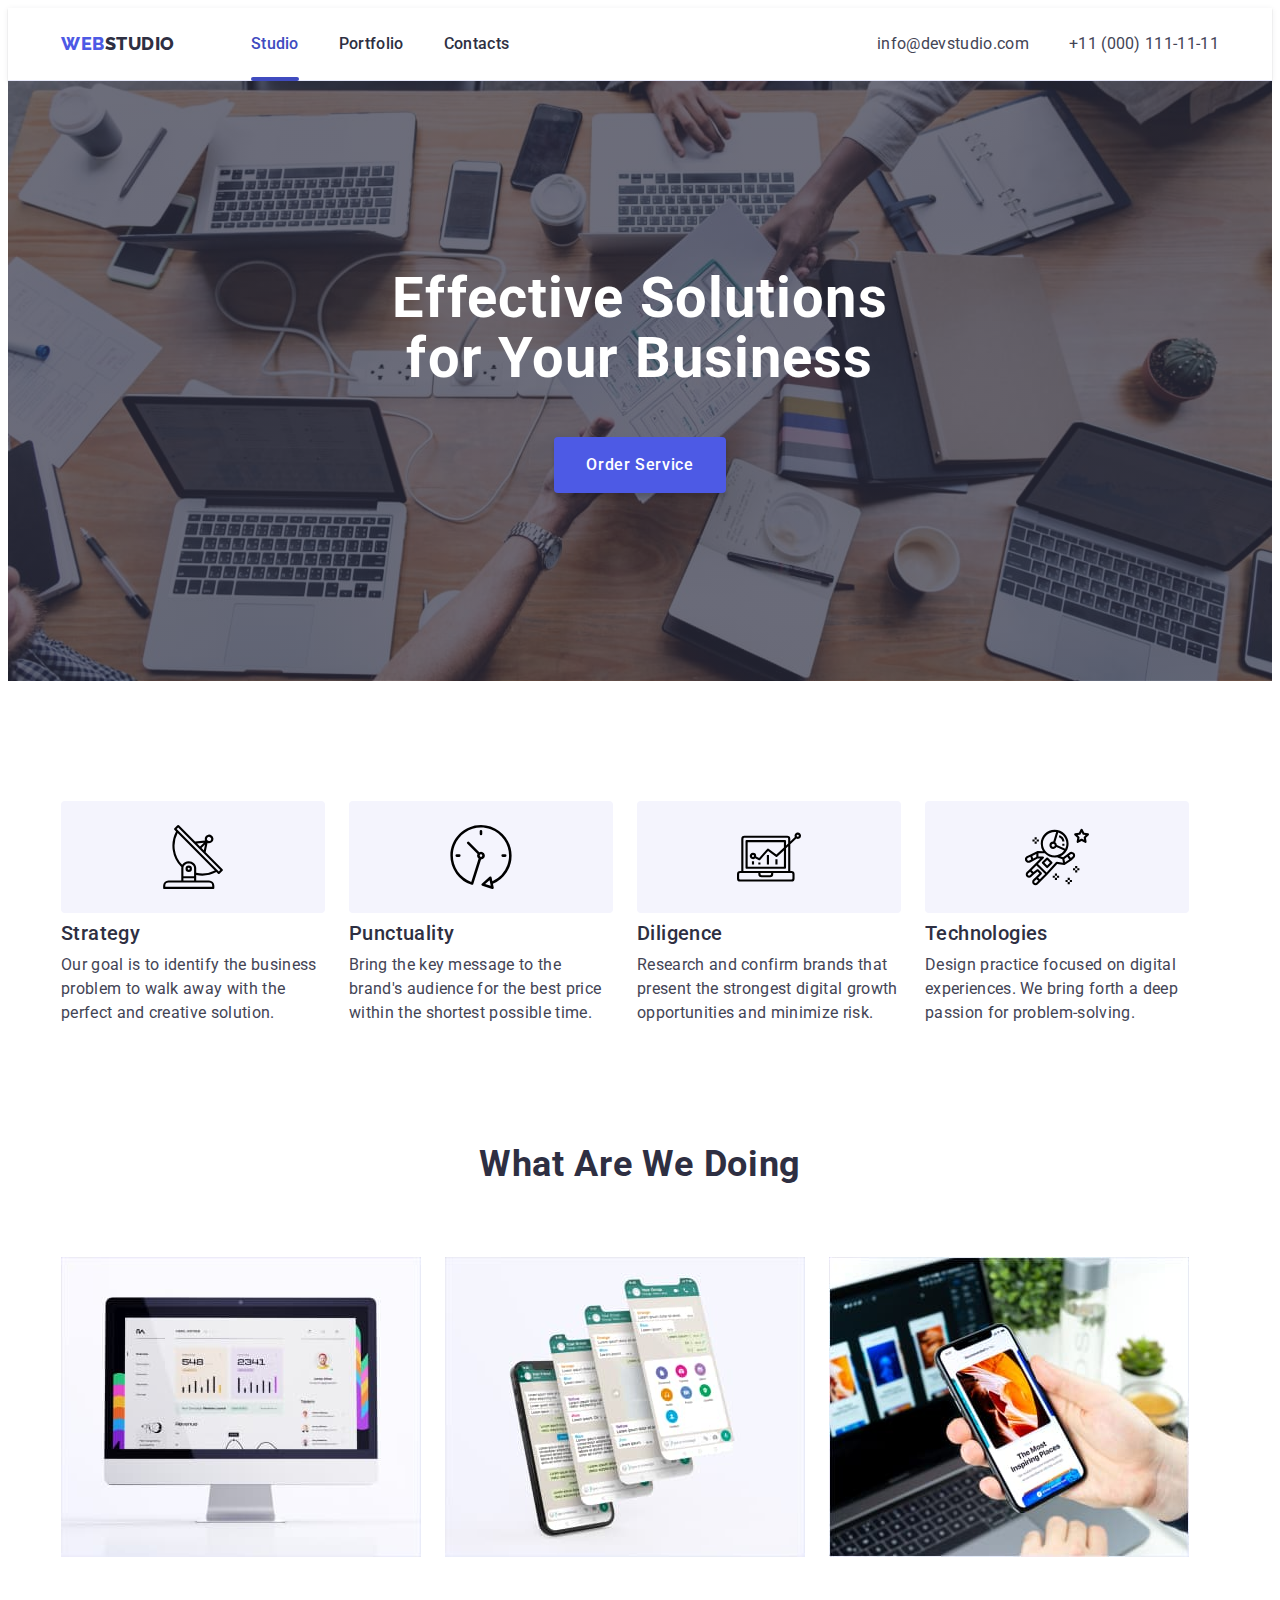
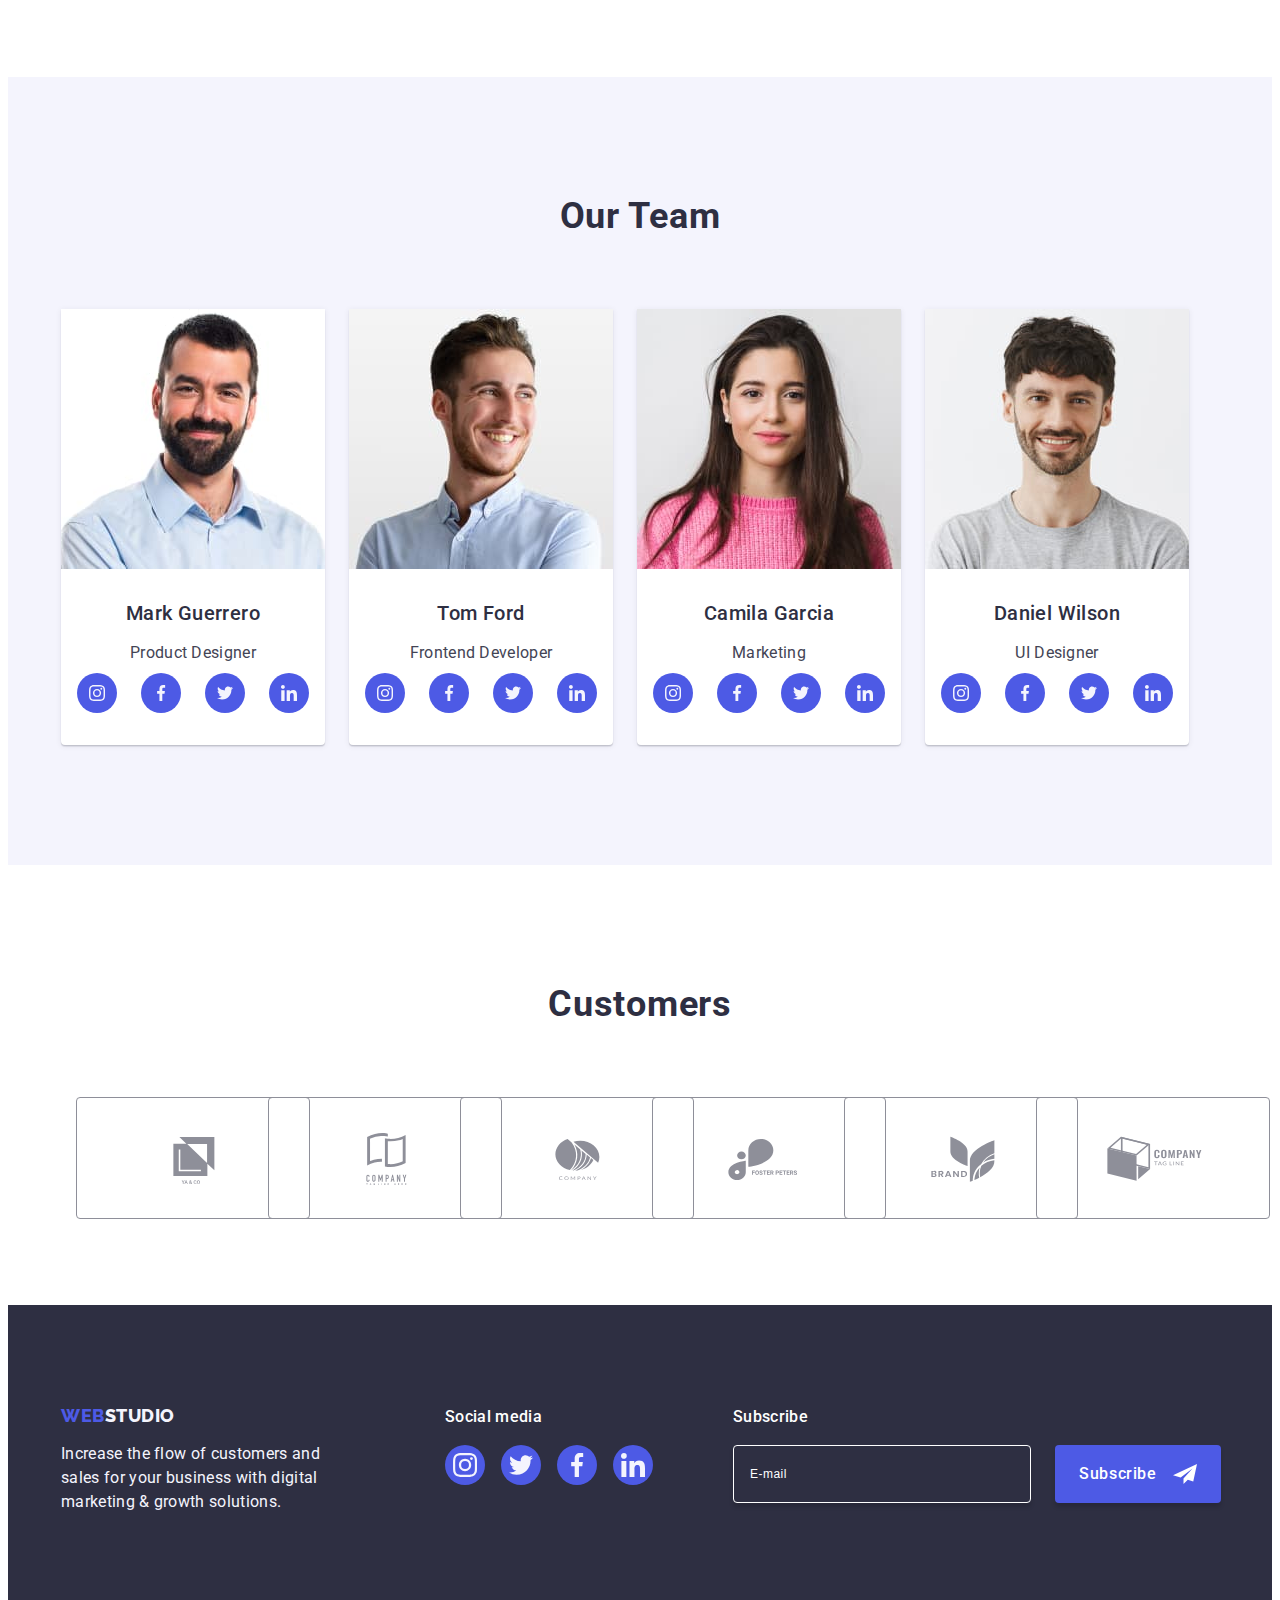
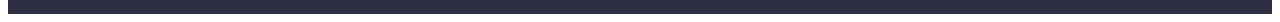
<file: index.html>
<!DOCTYPE html>
<html lang="en">
  <head>
    <meta charset="UTF-8" />
    <title>Web Studio</title>

    <link rel="preconnect" href="https://fonts.googleapis.com" />
    <link rel="preconnect" href="https://fonts.gstatic.com" crossorigin />
    <link
      href="https://fonts.googleapis.com/css2?family=Raleway:wght@800&family=Roboto:wght@400;500;700;900&display=swap"
      rel="stylesheet"
    />
    <link
      rel="stylesheet"
      href="https://cdnjs.cloudflare.com/ajax/libs/modern-normalize/2.0.0/modern-normalize.min.css"
      integrity="sha512-4xo8blKMVCiXpTaLzQSLSw3KFOVPWhm/TRtuPVc4WG6kUgjH6J03IBuG7JZPkcWMxJ5huwaBpOpnwYElP/m6wg=="
      crossorigin="anonymous"
      referrerpolicy="no-referrer"
    />
    <link rel="stylesheet" href="./css/styles.css" />
  </head>
  <body>
    <header class="page-header">
      <div class="container navigation-container">
        <nav class="navigation-top">
          <a class="header-logo logo link" href="./index.html">Web<span class="logo-end">Studio</span> </a>

          <ul class="navigation-list list">
            <li>
              <a class="navigation-item link current" href="./index.html">Studio</a>
            </li>
            <li>
              <a class="navigation-item link" href="./portfolio.html">Portfolio</a>
            </li>
            <li>
              <a class="navigation-item link" href="">Contacts</a>
            </li>
          </ul>
        </nav>

        <address class="header-address">
          <ul class="address-list list">
            <li>
              <a class="link header-address-item" href="mailto:info@devstudio.com">info@devstudio.com</a>
            </li>
            <li>
              <a class="link header-address-item" href="tel:+110001111111">+11 (000) 111-11-11</a>
            </li>
          </ul>
        </address>
      </div>
    </header>
    <main>
      <section class="section-hero">
        <div class="container">
          <h1 class="hero-header">Effective Solutions for Your Business</h1>

          <button class="primary-button hero-button button" data-modal-open type="button">Order Service</button>
        </div>
      </section>

      <section class="section-features">
        <div class="container">
          <h2 class="visually-hidden">Features</h2>
          <ul class="features-list list">
            <li class="feature-item">
              <div class="feature-item-image">
                <svg width="64" height="64" class="feature-item-icon">
                  <use href="./images/icons.svg#icon-antenna"></use>
                </svg>
              </div>
              <h3 class="features-item-header">Strategy</h3>
              <p class="features-item-description">
                Our goal is to identify the business problem to walk away with the perfect and creative solution.
              </p>
            </li>
            <li class="feature-item">
              <div class="feature-item-image">
                <svg width="64" height="64" class="feature-item-icon">
                  <use href="./images/icons.svg#icon-clock"></use>
                </svg>
              </div>
              <h3 class="features-item-header">Punctuality</h3>
              <p class="features-item-description">
                Bring the key message to the brand's audience for the best price within the shortest possible time.
              </p>
            </li>
            <li class="feature-item">
              <div class="feature-item-image">
                <svg width="64" height="64" class="feature-item-icon">
                  <use href="./images/icons.svg#icon-diagram"></use>
                </svg>
              </div>
              <h3 class="features-item-header">Diligence</h3>
              <p class="features-item-description">
                Research and confirm brands that present the strongest digital growth opportunities and minimize risk.
              </p>
            </li>
            <li class="feature-item">
              <div class="feature-item-image">
                <svg width="64" height="64" class="feature-item-icon">
                  <use href="./images/icons.svg#icon-astronaut"></use>
                </svg>
              </div>
              <h3 class="features-item-header">Technologies</h3>
              <p class="features-item-description">
                Design practice focused on digital experiences. We bring forth a deep passion for problem-solving.
              </p>
            </li>
          </ul>
        </div>
      </section>

      <section class="section-areas">
        <div class="container">
          <h2 class="areas-header">What are we doing</h2>

          <ul class="areas-list list">
            <li class="areas-list-item">
              <img src="./images/area/img-1.jpg" alt="Desktop applications" width="360" height="300" />
            </li>
            <li class="areas-list-item">
              <img src="./images/area/img-2.jpg" alt="Mobile applications" width="360" height="300" />
            </li>
            <li class="areas-list-item">
              <img src="./images/area/img-3.jpg" alt="Hybrid applications" width="360" height="300" />
            </li>
          </ul>
        </div>
      </section>

      <section class="section-team">
        <div class="container">
          <h2 class="team-header">Our Team</h2>

          <ul class="team-list list">
            <li class="team-list-item">
              <img width="264" height="260" src="./images/team/img-1.jpg" alt="Mark Guerrero" />
              <div class="list-team-item-info">
                <h3 class="team-list-item-header">Mark Guerrero</h3>
                <p class="team-list-item-description">Product Designer</p>
                <ul class="team-list-item-socials list">
                  <li class="team-list-item-social-item">
                    <a href="#" class="team-list-item-social-link link">
                      <svg width="16" height="16" class="team-list-item-social-icon">
                        <use href="./images/icons.svg#icon-instagram"></use>
                      </svg>
                    </a>
                  </li>
                  <li class="team-list-item-social-item">
                    <a href="#" class="team-list-item-social-link link">
                      <svg width="16" height="16" class="team-list-item-social-icon">
                        <use href="./images/icons.svg#icon-facebook"></use>
                      </svg>
                    </a>
                  </li>
                  <li class="team-list-item-social-item">
                    <a href="#" class="team-list-item-social-link link">
                      <svg width="16" height="16" class="team-list-item-social-icon">
                        <use href="./images/icons.svg#icon-twitter"></use>
                      </svg>
                    </a>
                  </li>
                  <li class="team-list-item-social-item">
                    <a href="#" class="team-list-item-social-link link">
                      <svg width="16" height="16" class="team-list-item-social-icon">
                        <use href="./images/icons.svg#icon-linkedin"></use>
                      </svg>
                    </a>
                  </li>
                </ul>
              </div>
            </li>
            <li class="team-list-item">
              <img width="264" height="260" src="./images/team/img-2.jpg" alt="Tom Ford" />
              <div class="list-team-item-info">
                <h3 class="team-list-item-header">Tom Ford</h3>
                <p class="team-list-item-description">Frontend Developer</p>
                <ul class="team-list-item-socials list">
                  <li class="team-list-item-social-item">
                    <a href="#" class="team-list-item-social-link link">
                      <svg width="16" height="16" class="team-list-item-social-icon">
                        <use href="./images/icons.svg#icon-instagram"></use>
                      </svg>
                    </a>
                  </li>
                  <li class="team-list-item-social-item">
                    <a href="#" class="team-list-item-social-link link">
                      <svg width="16" height="16" class="team-list-item-social-icon">
                        <use href="./images/icons.svg#icon-facebook"></use>
                      </svg>
                    </a>
                  </li>
                  <li class="team-list-item-social-item">
                    <a href="#" class="team-list-item-social-link link">
                      <svg width="16" height="16" class="team-list-item-social-icon">
                        <use href="./images/icons.svg#icon-twitter"></use>
                      </svg>
                    </a>
                  </li>
                  <li class="team-list-item-social-item">
                    <a href="#" class="team-list-item-social-link link">
                      <svg width="16" height="16" class="team-list-item-social-icon">
                        <use href="./images/icons.svg#icon-linkedin"></use>
                      </svg>
                    </a>
                  </li>
                </ul>
              </div>
            </li>
            <li class="team-list-item">
              <img width="264" height="260" src="./images/team/img-3.jpg" alt="Camila Garcia" />
              <div class="list-team-item-info">
                <h3 class="team-list-item-header">Camila Garcia</h3>
                <p class="team-list-item-description">Marketing</p>
                <ul class="team-list-item-socials list">
                  <li class="team-list-item-social-item">
                    <a href="#" class="team-list-item-social-link link">
                      <svg width="16" height="16" class="team-list-item-social-icon">
                        <use href="./images/icons.svg#icon-instagram"></use>
                      </svg>
                    </a>
                  </li>
                  <li class="team-list-item-social-item">
                    <a href="#" class="team-list-item-social-link link">
                      <svg width="16" height="16" class="team-list-item-social-icon">
                        <use href="./images/icons.svg#icon-facebook"></use>
                      </svg>
                    </a>
                  </li>
                  <li class="team-list-item-social-item">
                    <a href="#" class="team-list-item-social-link link">
                      <svg width="16" height="16" class="team-list-item-social-icon">
                        <use href="./images/icons.svg#icon-twitter"></use>
                      </svg>
                    </a>
                  </li>
                  <li class="team-list-item-social-item">
                    <a href="#" class="team-list-item-social-link link">
                      <svg width="16" height="16" class="team-list-item-social-icon">
                        <use href="./images/icons.svg#icon-linkedin"></use>
                      </svg>
                    </a>
                  </li>
                </ul>
              </div>
            </li>
            <li class="team-list-item">
              <img width="264" height="260" src="./images/team/img-4.jpg" alt="Daniel Wilson" />
              <div class="list-team-item-info">
                <h3 class="team-list-item-header">Daniel Wilson</h3>
                <p class="team-list-item-description">UI Designer</p>
                <ul class="team-list-item-socials list">
                  <li class="team-list-item-social-item">
                    <a href="#" class="team-list-item-social-link link">
                      <svg width="16" height="16" class="team-list-item-social-icon">
                        <use href="./images/icons.svg#icon-instagram"></use>
                      </svg>
                    </a>
                  </li>
                  <li class="team-list-item-social-item">
                    <a href="#" class="team-list-item-social-link link">
                      <svg width="16" height="16" class="team-list-item-social-icon">
                        <use href="./images/icons.svg#icon-facebook"></use>
                      </svg>
                    </a>
                  </li>
                  <li class="team-list-item-social-item">
                    <a href="#" class="team-list-item-social-link link">
                      <svg width="16" height="16" class="team-list-item-social-icon">
                        <use href="./images/icons.svg#icon-twitter"></use>
                      </svg>
                    </a>
                  </li>
                  <li class="team-list-item-social-item">
                    <a href="#" class="team-list-item-social-link link">
                      <svg width="16" height="16" class="team-list-item-social-icon">
                        <use href="./images/icons.svg#icon-linkedin"></use>
                      </svg>
                    </a>
                  </li>
                </ul>
              </div>
            </li>
          </ul>
        </div>
      </section>

      <section class="section-customers">
        <div class="container">
          <h2 class="customer-header">Customers</h2>

          <ul class="customers-list list">
            <li class="customers-list-item">
              <a href="#" class="customers-list-item-link">
                <svg class="customers-list-item-icon" width="104" height="56">
                  <use href="./images/icons.svg#icon-customer-1-logo"></use>
                </svg>
              </a>
            </li>
            <li class="customers-list-item">
              <a href="#" class="customers-list-item-link">
                <svg class="customers-list-item-icon" width="104" height="56">
                  <use href="./images/icons.svg#icon-customer-2-logo"></use>
                </svg>
              </a>
            </li>
            <li class="customers-list-item">
              <a href="#" class="customers-list-item-link">
                <svg class="customers-list-item-icon" width="104" height="56">
                  <use href="./images/icons.svg#icon-customer-3-logo"></use>
                </svg>
              </a>
            </li>
            <li class="customers-list-item">
              <a href="#" class="customers-list-item-link">
                <svg class="customers-list-item-icon" width="104" height="56">
                  <use href="./images/icons.svg#icon-customer-4-logo"></use>
                </svg>
              </a>
            </li>
            <li class="customers-list-item">
              <a href="#" class="customers-list-item-link">
                <svg class="customers-list-item-icon" width="104" height="56">
                  <use href="./images/icons.svg#icon-customer-5-logo"></use>
                </svg>
              </a>
            </li>
            <li class="customers-list-item">
              <a href="#" class="customers-list-item-link">
                <svg class="customers-list-item-icon" width="104" height="56">
                  <use href="./images/icons.svg#icon-customer-6-logo"></use>
                </svg>
              </a>
            </li>
          </ul>
        </div>
      </section>
    </main>

    <footer class="page-footer">
      <div class="footer-container container">
        <div class="footer-company-info">
          <a class="logo link" href="./index.html">Web<span class="logo-end">Studio</span> </a>

          <p class="footer-description">
            Increase the flow of customers and sales for your business with digital marketing & growth solutions.
          </p>
        </div>

        <div class="footer-socials">
          <p class="footer-socials-title">Social media</p>

          <ul class="footer-socials-list list">
            <li class="footer-socials-item">
              <a href="" class="footer-socials-link link">
                <svg width="24" height="24" class="footer-socials-icon">
                  <use href="./images/icons.svg#icon-instagram"></use>
                </svg>
              </a>
            </li>
            <li class="footer-socials-item">
              <a href="" class="footer-socials-link link">
                <svg width="24" height="24" class="footer-socials-icon">
                  <use href="./images/icons.svg#icon-twitter"></use>
                </svg>
              </a>
            </li>
            <li class="footer-socials-item">
              <a href="" class="footer-socials-link link">
                <svg width="24" height="24" class="footer-socials-icon">
                  <use href="./images/icons.svg#icon-facebook"></use>
                </svg>
              </a>
            </li>
            <li class="footer-socials-item">
              <a href="" class="footer-socials-link link">
                <svg width="24" height="24" class="footer-socials-icon">
                  <use href="./images/icons.svg#icon-linkedin"></use>
                </svg>
              </a>
            </li>
          </ul>
        </div>

        <div class="footer-form">
          <p class="footer-form-title">Subscribe</p>

          <form class="subscribe-form" action="/">
            <label class="subscribe-form-label">
              <input class="subscribe-input" type="email" placeholder="E-mail" name="email" />
            </label>

            <button class="button primary-button subscribe-button" type="submit">
              Subscribe
              <svg class="subscribe-icon" width="24" height="24">
                <use href="./images/icons.svg#icon-plane"></use>
              </svg>
            </button>
          </form>
        </div>
      </div>
    </footer>

    <div class="modal-overlay is-hidden" data-modal>
      <div class="modal-window">
        <button type="button" data-modal-close class="modal-close-button">
          <svg class="modal-close-icon" width="8" height="8">
            <use href="./images/icons.svg#icon-close"></use>
          </svg>
        </button>

        <p class="modal-header">Leave your contacts and we will call you back</p>

        <form action="/" class="modal-form">
          <div class="modal-form-field-container">
            <label for="user-name" class="modal-form-label"> Name </label>

            <div class="modal-form-field">
              <input id="user-name" name="user-name" type="text" class="modal-form-input" />

              <svg class="modal-form-icon" width="18" height="24">
                <use href="./images/icons.svg#icon-user"></use>
              </svg>
            </div>
          </div>

          <div class="modal-form-field-container">
            <label for="user-phone" class="modal-form-label"> Phone </label>

            <div class="modal-form-field">
              <input id="user-phone" name="user-phone" type="tel" class="modal-form-input" />

              <svg class="modal-form-icon" width="18" height="24">
                <use href="./images/icons.svg#icon-phone"></use>
              </svg>
            </div>
          </div>

          <div class="modal-form-field-container">
            <label for="user-email" class="modal-form-label"> Email </label>

            <div class="modal-form-field">
              <input id="user-email" name="user-email" type="email" class="modal-form-input" />

              <svg class="modal-form-icon" width="18" height="24">
                <use href="./images/icons.svg#icon-letter"></use>
              </svg>
            </div>
          </div>

          <div class="modal-form-field-comment-container">
            <label for="user-comment" class="modal-form-label"> Comment </label>

            <textarea
              id="user-comment"
              placeholder="Text input"
              name="user-comment"
              rows="8"
              class="modal-form-comment"
            ></textarea>
          </div>

          <div class="modal-form-checkbox-container">
            <input id="user-privacy" type="checkbox" name="user-privacy" class="visually-hidden modal" value="true" />
            <label for="user-privacy" class="modal-form-checkbox-label">
              <span class="modal-form-checkbox">
                <svg width="10" height="8" class="modal-form-checkbox-icon">
                  <use href="./images/icons.svg#icon-check"></use>
                </svg> </span
              >I accept the terms and conditions of the
              <a href="" class="modal-form-user-agreement-link">Privacy Policy</a>
            </label>
          </div>

          <button type="submit" class="modal-form-submit-button button primary-button">Send</button>
        </form>
      </div>
    </div>

    <script src="./js/modal.js"></script>
  </body>
</html>
</file>
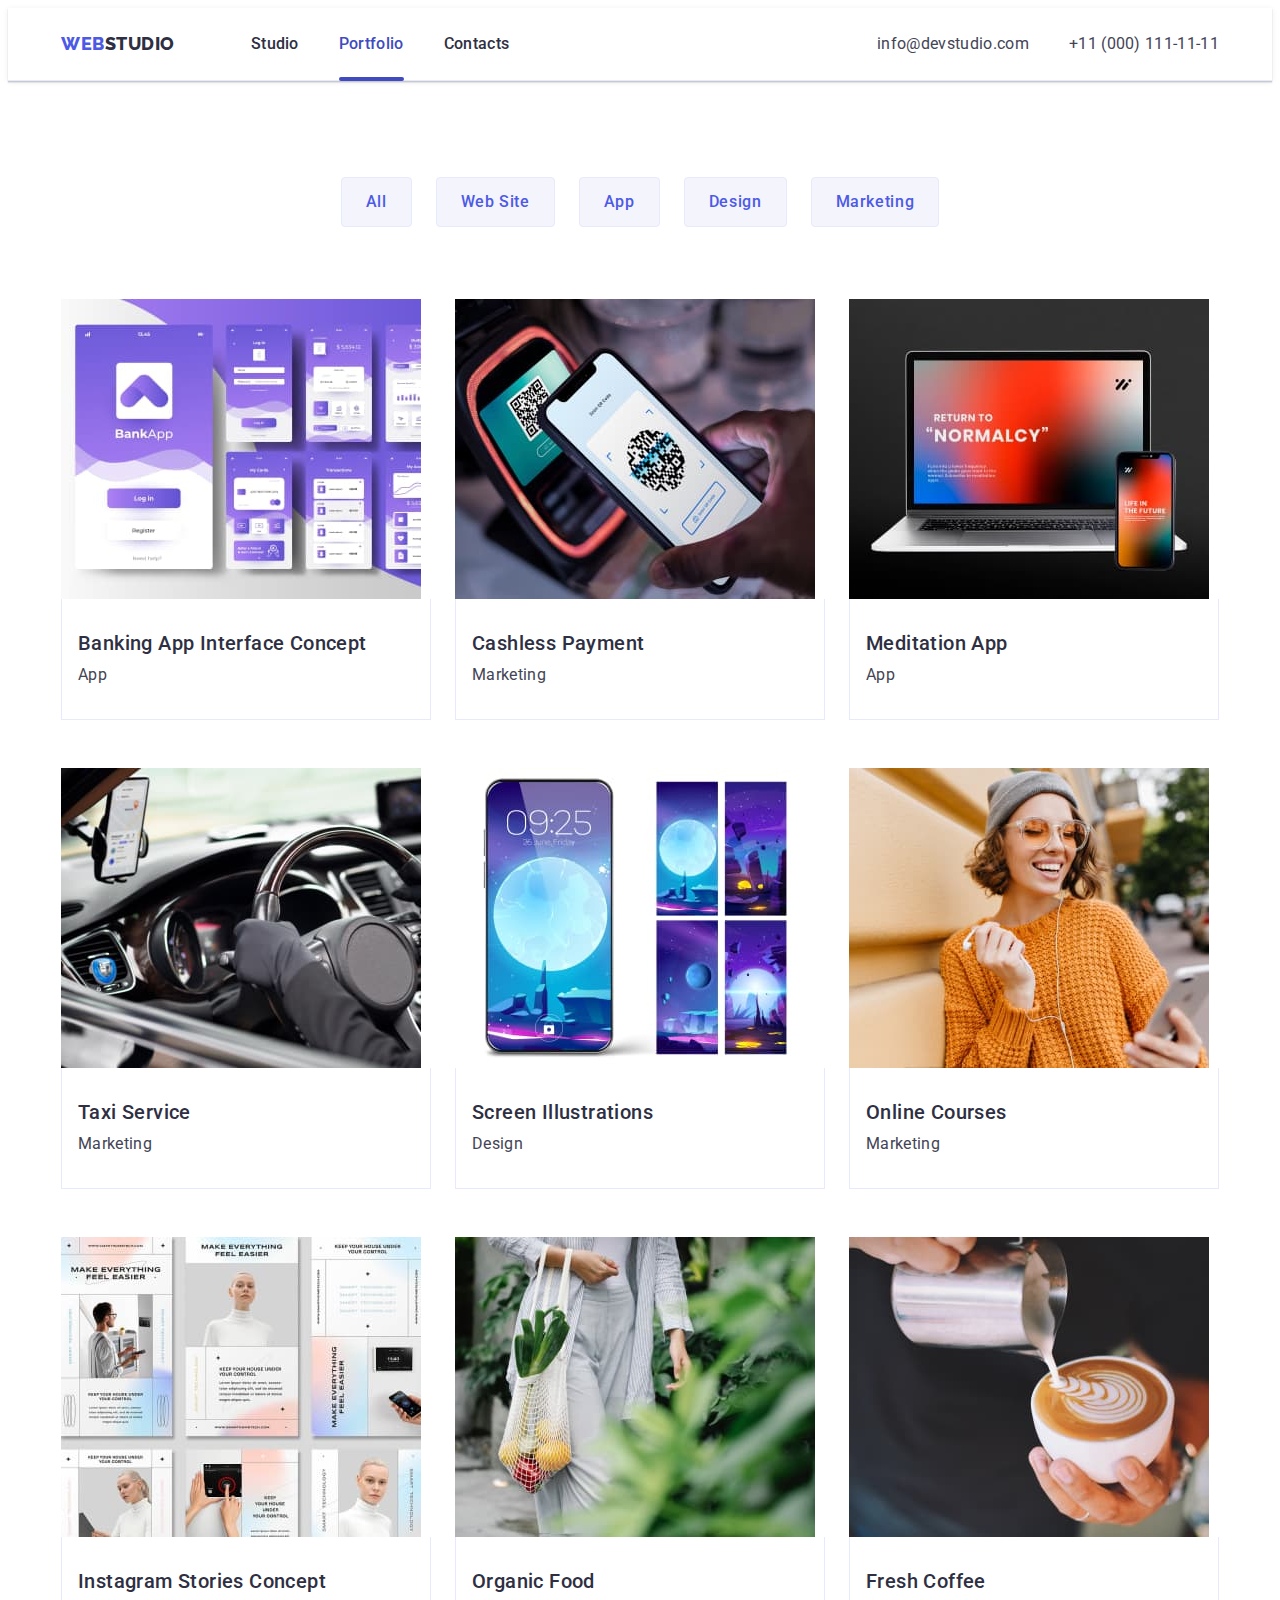
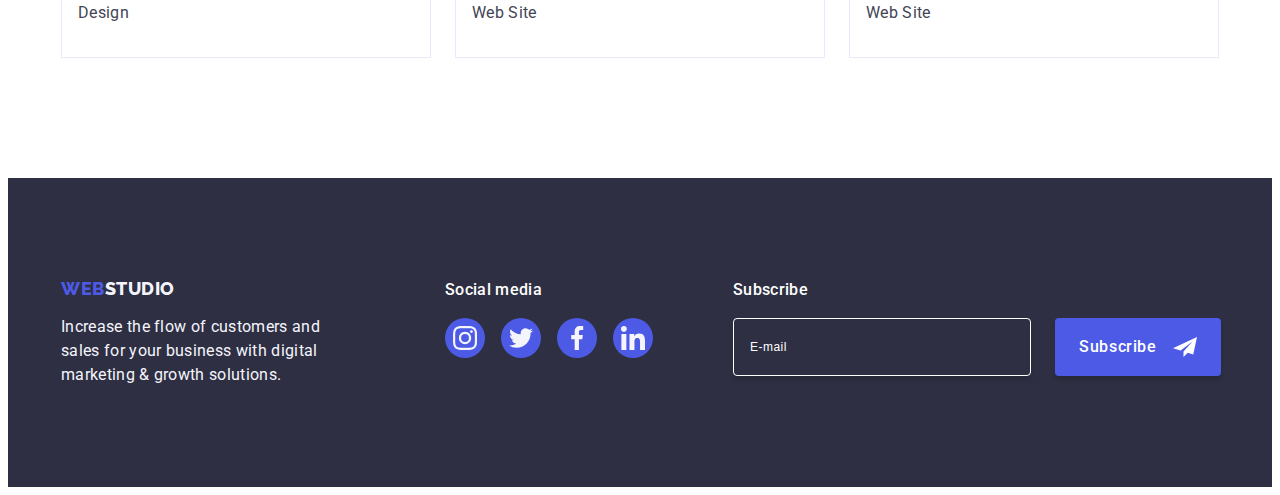
<file: portfolio.html>
<!DOCTYPE html>
<html lang="en">
  <head>
    <meta charset="UTF-8" />
    <title>Web Studio - Portfolio</title>

    <link rel="preconnect" href="https://fonts.googleapis.com" />
    <link rel="preconnect" href="https://fonts.gstatic.com" crossorigin />
    <link
      href="https://fonts.googleapis.com/css2?family=Raleway:wght@800&family=Roboto:wght@400;500;700;900&display=swap"
      rel="stylesheet"
    />
    <link
      rel="stylesheet"
      href="https://cdnjs.cloudflare.com/ajax/libs/modern-normalize/2.0.0/modern-normalize.min.css"
      integrity="sha512-4xo8blKMVCiXpTaLzQSLSw3KFOVPWhm/TRtuPVc4WG6kUgjH6J03IBuG7JZPkcWMxJ5huwaBpOpnwYElP/m6wg=="
      crossorigin="anonymous"
      referrerpolicy="no-referrer"
    />
    <link rel="stylesheet" href="./css/styles.css" />
  </head>
  <body>
    <header class="page-header">
      <div class="container navigation-container">
        <nav class="navigation-top">
          <a class="header-logo logo link" href="./index.html">Web<span class="logo-end">Studio</span> </a>

          <ul class="navigation-list list">
            <li>
              <a class="navigation-item link" href="./index.html">Studio</a>
            </li>
            <li>
              <a class="navigation-item link current" href="./portfolio.html">Portfolio</a>
            </li>
            <li>
              <a class="navigation-item link" href="">Contacts</a>
            </li>
          </ul>
        </nav>

        <address class="header-address">
          <ul class="address-list list">
            <li>
              <a class="link header-address-item" href="mailto:info@devstudio.com">info@devstudio.com</a>
            </li>
            <li>
              <a class="link header-address-item" href="tel:+110001111111">+11 (000) 111-11-11</a>
            </li>
          </ul>
        </address>
      </div>
    </header>

    <main>
      <section class="section-filters">
        <div class="container">
          <h1 class="filters-title visually-hidden">Portfolio</h1>

          <ul class="filters-list list">
            <li>
              <button class="button filters-button" type="button">All</button>
            </li>
            <li>
              <button class="button filters-button" type="button">Web Site</button>
            </li>
            <li>
              <button class="button filters-button" type="button">App</button>
            </li>
            <li>
              <button class="button filters-button" type="button">Design</button>
            </li>
            <li>
              <button class="button filters-button" type="button">Marketing</button>
            </li>
          </ul>

          <ul class="project-cards list">
            <li class="project-cards-item">
              <a class="project-cards-item-link link" href="./portfolio.html">
                <div class="project-cards-image-box">
                  <img src="./images/projects/img-1.jpg" width="360" height="300" alt="Banking App Interface Concept" />
                  <p class="project-overlay">
                    14 Stylish and User-Friendly App Design Concepts · Task Manager App · Calorie Tracker App · Exotic
                    Fruit Ecommerce App · Cloud Storage App
                  </p>
                </div>
                <div class="project-info">
                  <h2 class="project-header">Banking App Interface Concept</h2>
                  <p class="project-description">App</p>
                </div>
              </a>
            </li>
            <li class="project-cards-item">
              <a class="project-cards-item-link link" href="./portfolio.html">
                <div class="project-cards-image-box">
                  <img src="./images/projects/img-2.jpg" width="360" height="300" alt="Cashless Payment" />
                  <p class="project-overlay">
                    14 Stylish and User-Friendly App Design Concepts · Task Manager App · Calorie Tracker App · Exotic
                    Fruit Ecommerce App · Cloud Storage App
                  </p>
                </div>
                <div class="project-info">
                  <h2 class="project-header">Cashless Payment</h2>
                  <p class="project-description">Marketing</p>
                </div>
              </a>
            </li>
            <li class="project-cards-item">
              <a class="project-cards-item-link link" href="./portfolio.html">
                <div class="project-cards-image-box">
                  <img src="./images/projects/img-3.jpg" width="360" height="300" alt="Meditation App" />
                  <p class="project-overlay">
                    14 Stylish and User-Friendly App Design Concepts · Task Manager App · Calorie Tracker App · Exotic
                    Fruit Ecommerce App · Cloud Storage App
                  </p>
                </div>
                <div class="project-info">
                  <h2 class="project-header">Meditation App</h2>
                  <p class="project-description">App</p>
                </div>
              </a>
            </li>
            <li class="project-cards-item">
              <a class="project-cards-item-link link" href="./portfolio.html">
                <div class="project-cards-image-box">
                  <img src="./images/projects/img-4.jpg" width="360" height="300" alt="Taxi Service" />
                  <p class="project-overlay">
                    14 Stylish and User-Friendly App Design Concepts · Task Manager App · Calorie Tracker App · Exotic
                    Fruit Ecommerce App · Cloud Storage App
                  </p>
                </div>
                <div class="project-info">
                  <h2 class="project-header">Taxi Service</h2>
                  <p class="project-description">Marketing</p>
                </div>
              </a>
            </li>
            <li class="project-cards-item">
              <a class="project-cards-item-link link" href="./portfolio.html">
                <div class="project-cards-image-box">
                  <img src="./images/projects/img-5.jpg" width="360" height="300" alt="Screen Illustrations" />
                  <p class="project-overlay">
                    14 Stylish and User-Friendly App Design Concepts · Task Manager App · Calorie Tracker App · Exotic
                    Fruit Ecommerce App · Cloud Storage App
                  </p>
                </div>
                <div class="project-info">
                  <h2 class="project-header">Screen Illustrations</h2>
                  <p class="project-description">Design</p>
                </div>
              </a>
            </li>
            <li class="project-cards-item">
              <a class="project-cards-item-link link" href="./portfolio.html">
                <div class="project-cards-image-box">
                  <img src="./images/projects/img-6.jpg" width="360" height="300" alt="Online Courses" />
                  <p class="project-overlay">
                    14 Stylish and User-Friendly App Design Concepts · Task Manager App · Calorie Tracker App · Exotic
                    Fruit Ecommerce App · Cloud Storage App
                  </p>
                </div>
                <div class="project-info">
                  <h2 class="project-header">Online Courses</h2>
                  <p class="project-description">Marketing</p>
                </div>
              </a>
            </li>
            <li class="project-cards-item">
              <a class="project-cards-item-link link" href="./portfolio.html">
                <div class="project-cards-image-box">
                  <img src="./images/projects/img-7.jpg" width="360" height="300" alt="Instagram Stories Concept" />
                  <p class="project-overlay">
                    14 Stylish and User-Friendly App Design Concepts · Task Manager App · Calorie Tracker App · Exotic
                    Fruit Ecommerce App · Cloud Storage App
                  </p>
                </div>
                <div class="project-info">
                  <h2 class="project-header">Instagram Stories Concept</h2>
                  <p class="project-description">Design</p>
                </div>
              </a>
            </li>
            <li class="project-cards-item">
              <a class="project-cards-item-link link" href="./portfolio.html">
                <div class="project-cards-image-box">
                  <img src="./images/projects/img-8.jpg" width="360" height="300" alt="Organic Food" />
                  <p class="project-overlay">
                    14 Stylish and User-Friendly App Design Concepts · Task Manager App · Calorie Tracker App · Exotic
                    Fruit Ecommerce App · Cloud Storage App
                  </p>
                </div>
                <div class="project-info">
                  <h2 class="project-header">Organic Food</h2>
                  <p class="project-description">Web Site</p>
                </div>
              </a>
            </li>
            <li class="project-cards-item">
              <a class="project-cards-item-link link" href="./portfolio.html">
                <div class="project-cards-image-box">
                  <img src="./images/projects/img-9.jpg" width="360" height="300" alt="Fresh Coffee" />
                  <p class="project-overlay">
                    14 Stylish and User-Friendly App Design Concepts · Task Manager App · Calorie Tracker App · Exotic
                    Fruit Ecommerce App · Cloud Storage App
                  </p>
                </div>
                <div class="project-info">
                  <h2 class="project-header">Fresh Coffee</h2>
                  <p class="project-description">Web Site</p>
                </div>
              </a>
            </li>
          </ul>
        </div>
      </section>
    </main>

    <footer class="page-footer">
      <div class="footer-container container">
        <div class="footer-company-info">
          <a class="logo link" href="./index.html">Web<span class="logo-end">Studio</span> </a>

          <p class="footer-description">
            Increase the flow of customers and sales for your business with digital marketing & growth solutions.
          </p>
        </div>

        <div class="footer-socials">
          <p class="footer-socials-title">Social media</p>

          <ul class="footer-socials-list list">
            <li class="footer-socials-item">
              <a href="" class="footer-socials-link link">
                <svg width="24" height="24" class="footer-socials-icon">
                  <use href="./images/icons.svg#icon-instagram"></use>
                </svg>
              </a>
            </li>
            <li class="footer-socials-item">
              <a href="" class="footer-socials-link link">
                <svg width="24" height="24" class="footer-socials-icon">
                  <use href="./images/icons.svg#icon-twitter"></use>
                </svg>
              </a>
            </li>
            <li class="footer-socials-item">
              <a href="" class="footer-socials-link link">
                <svg width="24" height="24" class="footer-socials-icon">
                  <use href="./images/icons.svg#icon-facebook"></use>
                </svg>
              </a>
            </li>
            <li class="footer-socials-item">
              <a href="" class="footer-socials-link link">
                <svg width="24" height="24" class="footer-socials-icon">
                  <use href="./images/icons.svg#icon-linkedin"></use>
                </svg>
              </a>
            </li>
          </ul>
        </div>

        <div class="footer-form">
          <p class="footer-form-title">Subscribe</p>

          <form class="subscribe-form" action="/">
            <label class="subscribe-form-label">
              <input class="subscribe-input" type="email" placeholder="E-mail" name="email" />
            </label>

            <button class="button primary-button subscribe-button" type="submit">
              Subscribe
              <svg class="subscribe-icon" width="24" height="24">
                <use href="./images/icons.svg#icon-plane"></use>
              </svg>
            </button>
          </form>
        </div>
      </div>
    </footer>
  </body>
</html>
</file>
<file: css/styles.css>
/*Variables*/
:root {
  --iris: #4d5ae5;
  --ocean: #404bbf;
  --navy-blue: #2e2f42;
  --green: #31d0aa;
  --slate: #434455;
  --light-slate: #8e8f99;
  --corn-flower: #e7e9fc;
  --cloud: #f4f4fd;
  --navy-blue-overlay: rgba(46, 47, 66, 0.4);
  --grey: rgba(46, 47, 66, 70);
  --white: #ffffff;
  --dairy: #fcfcfc;
  --animation-fast: 250ms cubic-bezier(0.4, 0, 0.2, 1);
}

/*Root styles*/
body {
  font-family: 'Roboto', sans-serif;
  font-weight: 400;
  font-size: 16px;
  line-height: normal;
  color: var(--slate);
  background-color: var(--white);
}

/*Reset start*/
h1,
h2,
h3,
h4,
h5,
h6,
p {
  margin: 0;
}

ul,
ol {
  margin: 0;
  list-style: none;
  padding-left: 0;
}

img {
  display: block;
  max-width: 100%;
  height: auto;
}

/*Reset end*/

/*Base styles*/
.container {
  width: 1158px;
  padding: 0 15px;
  margin: 0 auto;
}

.link {
  text-decoration: none;
  color: var(--navy-blue);
}

.link:hover,
.link:focus {
  color: var(--ocean);
}

.button {
  font-family: inherit;
  cursor: pointer;
  border: none;
}

.list {
  list-style: none;
}

.visually-hidden {
  position: absolute;
  width: 1px;
  height: 1px;
  margin: -1px;
  border: 0;
  padding: 0;
  white-space: nowrap;
  clip-path: inset(100%);
  clip: rect(0 0 0 0);
  overflow: hidden;
}

/*Logo*/
.logo {
  font-family: 'Raleway', sans-serif;
  font-weight: 800;
  font-size: 18px;
  line-height: 1.17;
  letter-spacing: 0.03em;
  color: var(--iris);
  text-transform: uppercase;
}

.logo-end {
  color: var(--navy-blue);
}

/*Header*/
.page-header {
  border-bottom: 1px solid var(--corn-flower);
  box-shadow: 0 2px 1px rgba(46, 47, 66, 0.08), 0 1px 1px rgba(46, 47, 66, 0.16), 0 1px 6px rgba(46, 47, 66, 0.08);
}

.navigation-container {
  display: flex;
  flex-direction: row;
  align-items: center;
}

.navigation-top {
  display: flex;
  flex-direction: row;
  margin-right: auto;
  align-items: center;
}

.header-logo {
  margin-right: 76px;
  padding: 24px 0;
  display: block;
}

.navigation-list {
  display: flex;
  flex-direction: row;
  gap: 40px;
}
.navigation-item {
  position: relative;
  font-weight: 500;
  font-size: 16px;
  line-height: 1.5;
  letter-spacing: 0.02em;
  color: var(--navy-blue);
  padding: 24px 0;
  display: block;

  transition: color var(--animation-fast);
}

.navigation-item:hover,
.navigation-item:focus {
  color: var(--ocean);
}

.current {
  color: var(--ocean);
}

.current::after {
  content: '';
  position: absolute;
  display: block;
  width: 100%;
  height: 4px;
  border-radius: 2px;
  bottom: -1px;
  background-color: var(--ocean);
}

.header-address {
  font-style: normal;
}

.address-list {
  display: flex;
  flex-direction: row;
  gap: 40px;
}

.header-address-item {
  color: var(--slate);
  line-height: 1.5;
  letter-spacing: 0.02em;
  padding: 24px 0;
  display: block;

  transition: color var(--animation-fast);
}

address a:hover,
address a:focus {
  color: var(--ocean);
}

/*Sections*/

/*Filters*/
.section-filters {
  padding: 96px 0 120px;
}

.filters-title {
  font-size: 56px;
  line-height: 1.07;
  text-align: center;
  letter-spacing: 0.02em;
  color: var(--white);
}

.filters-list {
  display: flex;
  justify-content: center;
  gap: 24px;
  margin-bottom: 72px;
}

.filters-button {
  color: var(--iris);
  background-color: var(--cloud);
  font-weight: 500;
  font-size: 16px;
  letter-spacing: 0.04em;
  line-height: 1.5;
  padding: 12px 24px;
  border-radius: 4px;
  border: 1px solid var(--corn-flower);
  transition: color var(--animation-fast), background-color var(--animation-fast), border-color var(--animation-fast),
    box-shadow var(--animation-fast);
}

.filters-button:hover,
.filters-button:focus {
  color: var(--white);
  background-color: var(--ocean);
  border: 1px solid transparent;

  box-shadow: 0 3px 1px rgba(0, 0, 0, 0.1), 0 2px 1px rgba(0, 0, 0, 0.08), 0 2px 2px rgba(0, 0, 0, 0.12);
}

.project-cards {
  display: flex;
  flex-wrap: wrap;
  gap: 24px;
  row-gap: 48px;
}

.project-cards-item {
  position: relative;
  width: calc((100% - 2 * 24px) / 3);

  overflow: hidden;
}

.project-cards-item:hover,
.project-cards-item:focus {
  box-shadow: 0 2px 1px 0 rgba(46, 47, 66, 0.08), 0 1px 1px 0 rgba(46, 47, 66, 0.16), 0 1px 6px 0 rgba(46, 47, 66, 0.08);
}

.project-cards-item-link:focus .project-overlay,
.project-cards-item-link:hover .project-overlay {
  transform: translateY(0%);
}

.project-cards-item-link {
  display: block;
  transition: box-shadow var(--animation-fast);
}

.project-cards-item-link:hover,
.project-cards-item-link:focus {
  box-shadow: 0 1px 6px rgba(46, 47, 66, 0.08), 0 1px 1px rgba(46, 47, 66, 0.16), 0 2px 1px rgba(46, 47, 66, 0.08);
}

.project-cards-image-box {
  position: relative;
  overflow: hidden;
}

.project-overlay {
  position: absolute;
  top: 0;
  left: 0;
  bottom: 0;
  right: 0;
  background-color: var(--iris);
  color: var(--cloud);
  padding: 40px 32px;
  font-size: 16px;
  font-style: normal;
  font-weight: 400;
  line-height: 1.5;
  letter-spacing: 0.02em;
  transform: translateY(100%);
  transition: transform var(--animation-fast);
}

.project-header {
  font-size: 20px;
  font-weight: 500;
  line-height: 1.2;
  letter-spacing: 0.02em;
  color: var(--navy-blue);
  margin-bottom: 8px;
}

.project-description {
  font-size: 16px;
  line-height: 1.5;
  letter-spacing: 0.02em;
  color: var(--slate);
}

.project-info {
  padding: 32px 16px;
  border: 1px solid var(--corn-flower);
  border-top: none;
}

/*Hero*/
.section-hero {
  background-color: var(--navy-blue);
  background-image: linear-gradient(rgba(46, 47, 66, 0.7), rgba(46, 47, 66, 0.7)), url('../images/hero/hero-bg.jpg');
  background-repeat: no-repeat;
  background-position: center;
  background-size: cover;
  padding: 188px 0;
  max-width: 1440px;
  margin: 0 auto;
}

.hero-header {
  font-size: 56px;
  line-height: 1.07;
  text-align: center;
  letter-spacing: 0.02em;
  color: var(--white);
  max-width: 496px;
  margin: 0 auto 48px;
}

.primary-button {
  background-color: var(--iris);
  font-weight: 500;
  font-size: 16px;
  line-height: 1.5;
  letter-spacing: 0.04em;
  color: var(--white);

  border-radius: 4px;
  box-shadow: 0 4px 4px 0 rgba(0, 0, 0, 0.15);
  min-width: 169px;
  min-height: 40px;

  transition: background-color var(--animation-fast);
}

.hero-button {
  margin: 0 auto;
  padding: 16px 32px;
  display: block;
  min-height: 56px;
}

.primary-button:hover,
.primary-button:focus {
  background-color: var(--ocean);
}

/*Features*/
.section-features {
  padding: 120px 0;
}

.features-list {
  display: flex;
  gap: 24px;
}

.feature-item {
  width: 264px;
}

.feature-item-image {
  width: 264px;
  height: 112px;
  display: flex;
  justify-content: center;
  align-items: center;
  margin-bottom: 8px;

  border-radius: 4px;
  background: var(--cloud);
}

.feature-item-icon {
  display: block;
  margin: 0 auto;
}

.features-item-header {
  font-weight: 500;
  font-size: 20px;
  line-height: 1.2;
  letter-spacing: 0.02em;
  color: var(--navy-blue);
  margin-bottom: 8px;
}

.features-item-description {
  font-size: 16px;
  line-height: 1.5;
  letter-spacing: 0.02em;
  color: var(--slate);
}

/*Areas*/
.section-areas {
  padding-bottom: 120px;
}

.areas-header {
  font-size: 36px;
  line-height: 1.11;
  text-align: center;
  letter-spacing: 0.02em;
  text-transform: capitalize;
  color: var(--navy-blue);
  margin-bottom: 72px;
}

.areas-list {
  display: flex;
  gap: 24px;
}

.areas-list-item {
  flex-basis: 360px;
}

/*Team*/
.section-team {
  background-color: var(--cloud);
  padding: 120px 0;
}

.team-header {
  font-size: 36px;
  line-height: 1.11;
  text-align: center;
  letter-spacing: 0.02em;
  text-transform: capitalize;
  color: var(--navy-blue);
  margin-bottom: 72px;
}

.team-list {
  display: flex;
  gap: 24px;
}

.team-list-item {
  width: 264px;
  background-color: var(--white);
  border-radius: 0 0 4px 4px;
  box-shadow: 0 2px 1px 0 rgba(46, 47, 66, 0.08), 0 1px 1px 0 rgba(46, 47, 66, 0.16), 0 1px 6px 0 rgba(46, 47, 66, 0.08);
}

.team-list-item-header {
  font-weight: 500;
  font-size: 20px;
  line-height: 1.2;
  letter-spacing: 0.02em;
  color: var(--navy-blue);
  text-align: center;
  margin-bottom: 8px;
}

.team-list-item-description {
  font-size: 16px;
  line-height: 1.5;
  letter-spacing: 0.02em;
  color: var(--slate);
  text-align: center;
}

.list-team-item-info {
  display: flex;
  gap: 8px;
  justify-content: center;
  align-items: center;
  flex-direction: column;
  padding: 32px 0;
}

.team-list-item-socials {
  display: flex;
  justify-content: center;
  align-items: center;
  gap: 24px;
}

.team-list-item-social-item {
  width: 40px;
  height: 40px;
}

.team-list-item-social-link {
  width: 100%;
  height: 100%;

  background-color: var(--iris);
  border-radius: 50%;

  display: flex;
  justify-content: center;
  align-items: center;

  transition: background-color var(--animation-fast);
}

.team-list-item-social-link:hover,
.team-list-item-social-link:focus {
  background-color: var(--ocean);
}

.team-list-item-social-icon {
  fill: var(--cloud);
}

/*Customers*/
.section-customers {
  background-color: var(--white);
  padding: 120px 0;
}

.customer-header {
  font-size: 36px;
  font-style: normal;
  font-weight: 700;
  line-height: 1.11;
  text-align: center;
  letter-spacing: 0.02em;
  color: var(--navy-blue);
  margin-bottom: 72px;
}

.customers-list {
  display: flex;
  gap: 24px;
  justify-content: center;
  align-items: center;
}

.customers-list-item {
  width: 168px;
  height: 88px;
}

.customers-list-item-link {
  display: flex;
  justify-content: center;
  align-items: center;

  padding: 16px 32px;

  width: 100%;
  height: 100%;

  color: var(--light-slate);

  border-radius: 4px;
  border: 1px solid var(--light-slate);

  transition: border-color var(--animation-fast), color var(--animation-fast);
}

.customers-list-item-link:hover,
.customers-list-item-link:focus {
  border-color: var(--ocean);
  color: var(--ocean);
}

.customers-list-item-icon {
  fill: currentColor;
}

/*Modal*/
.modal-overlay {
  position: fixed;
  top: 0;
  left: 0;
  bottom: 0;
  right: 0;

  background-color: var(--navy-blue-overlay);

  opacity: 1;
  transform: scale(1);

  transition-property: opacity, visibility;
  transition-duration: 250ms;
  transition-timing-function: cubic-bezier(0.4, 0, 0.2, 1);
}

.modal-overlay.is-hidden {
  visibility: hidden;
  opacity: 0;
  pointer-events: none;
}

.modal-window {
  position: absolute;

  width: 408px;
  min-height: 584px;
  padding: 72px 24px 24px 24px;

  top: 50%;
  left: 50%;

  background-color: var(--dairy);
  border-radius: 4px;
  box-shadow: 0 2px 1px 0 rgba(0, 0, 0, 0.2), 0 1px 3px 0 rgba(0, 0, 0, 0.12), 0 1px 1px 0 rgba(0, 0, 0, 0.14);

  transform: translate(-50%, -50%);
  transition: transform var(--animation-fast);
}

.modal-overlay.is-hidden .modal-window {
  opacity: 0;
  transform: translate(-50%, -70%);
}

.modal-close-button {
  position: absolute;
  cursor: pointer;

  display: flex;
  justify-content: center;
  align-items: center;

  top: 24px;
  right: 24px;

  padding: 0;

  width: 24px;
  height: 24px;

  color: var(--navy-blue);

  border: 1px solid rgba(0, 0, 0, 0.1);
  border-radius: 50%;

  background-color: var(--corn-flower);

  transition: background-color var(--animation-fast), border var(--animation-fast);
}

.modal-close-button:hover,
.modal-close-button:focus {
  background-color: var(--ocean);
  border: none;
  color: var(--white);
}

.modal-close-icon {
  display: block;

  fill: currentColor;

  transition: fill var(--animation-fast);
}

.modal-close-button:hover .modal-close-icon,
.modal-close-button:hover .modal-close-icon {
  fill: var(--white);
}

.modal-header {
  color: var(--navy-blue);
  text-align: center;
  font-size: 16px;
  font-weight: 500;
  line-height: 1.5;
  letter-spacing: 0.02em;

  margin-bottom: 16px;
}

.modal-form-icon {
  position: absolute;

  top: 50%;
  left: 16px;
  transform: translateY(-50%);

  pointer-events: none;

  fill: var(--navy-blue);

  transition: fill var(--animation-fast);
}

.modal-form-label {
  display: block;

  color: var(--light-slate);
  font-size: 12px;
  font-weight: 400;
  line-height: 1.17;
  letter-spacing: 0.04em;

  margin-bottom: 4px;
}

.modal-form-field-container {
  margin-bottom: 8px;
}

.modal-form-field-comment-container {
  margin-bottom: 16px;
}

.modal-form-field {
  position: relative;
}

.modal-form-input {
  width: 100%;
  height: 40px;

  padding: 0 38px;

  outline: transparent;
  border-radius: 4px;
  border: 1px solid var(--navy-blue-overlay);
  background-color: transparent;

  color: var(--navy-blue);
  font-size: 12px;
  font-weight: 400;
  line-height: 1.16;
  letter-spacing: 0.04em;

  transition: border-color var(--animation-fast);
}

.modal-form-input:focus {
  border-color: var(--iris);
}

.modal-form-input:focus ~ .modal-form-icon {
  fill: var(--iris);
}

.modal-form-comment {
  width: 100%;
  height: 120px;

  outline: transparent;
  border-radius: 4px;
  border: 1px solid var(--navy-blue-overlay);

  background-color: transparent;

  padding: 8px 16px;

  color: rgba(46, 47, 66, 0.4);
  font-size: 12px;
  font-weight: 400;
  line-height: 1.17;
  letter-spacing: 0.04em;

  resize: none;

  transition: border-color var(--animation-fast);
}

.modal-form-comment::placeholder {
  color: var(--navy-blue-overlay);
}

.modal-form-comment:focus {
  border-color: var(--iris);
}

.modal-form-checkbox-container {
  margin-bottom: 24px;
}

.modal-form-checkbox {
  border-radius: 2px;
  border: 1px solid var(--navy-blue-overlay);

  width: 16px;
  height: 16px;

  display: inline-flex;
  justify-content: center;
  align-items: center;

  margin-right: 8px;

  cursor: pointer;

  fill: transparent;

  transition: background-color var(--animation-fast), fill var(--animation-fast), border var(--animation-fast);
}

.modal-form-checkbox:hover,
.modal-form-checkbox:focus {
  border-color: var(--ocean);
}

.modal-form-checkbox-label {
  display: block;

  user-select: none;

  color: var(--light-slate);
  font-size: 12px;
  font-weight: 400;
  line-height: 1.17;
  letter-spacing: 0.04em;
}

input[type='checkbox']:checked + .modal-form-checkbox-label .modal-form-checkbox {
  background-color: var(--ocean);
  fill: var(--cloud);
  border: none;
}

.modal-form-user-agreement-link {
  color: var(--iris);
  font-size: 12px;
  font-weight: 400;
  line-height: 1.3;
  letter-spacing: 0.04em;
  text-decoration-line: underline;
}

.modal-form-submit-button {
  padding: 16px 32px;
  margin: 0 auto;

  display: block;
}

/*Footer*/
.page-footer {
  background-color: var(--navy-blue);
  color: var(--cloud);
  padding: 100px 0;
}

.footer-container {
  display: flex;
  flex-direction: row;
  align-items: baseline;
}

.page-footer .logo {
  color: var(--iris);
  display: inline-block;
  margin-bottom: 16px;
}

.page-footer .logo .logo-end {
  color: var(--cloud);
}

.footer-description {
  line-height: 1.5;
  color: var(--cloud);
  letter-spacing: 0.02em;
  width: 264px;
}

.footer-company-info {
  margin-right: 120px;
}

.footer-socials {
  margin-right: 80px;
}

.footer-socials-title {
  font-size: 16px;
  font-style: normal;
  font-weight: 500;
  line-height: 1.5;
  letter-spacing: 0.02em;
  color: var(--white);

  margin-bottom: 16px;
}

.footer-socials-list {
  display: flex;
  gap: 16px;
}

.footer-socials-link {
  display: flex;
  justify-content: center;
  align-items: center;

  width: 40px;
  height: 40px;

  border-radius: 50%;

  background-color: var(--iris);

  transition: background-color var(--animation-fast);
}

.footer-socials-link:hover,
.footer-socials-link:focus {
  background-color: var(--green);
}

.footer-socials-icon {
  fill: var(--cloud);
}

.footer-form {
}

.footer-form-title {
  font-size: 16px;
  font-style: normal;
  font-weight: 500;
  line-height: 1.5;
  letter-spacing: 0.02em;
  color: var(--white);

  margin-bottom: 16px;
}

.subscribe-form {
  display: flex;
  gap: 24px;
}

.subscribe-input {
  padding: 8px 16px;
  width: 264px;
  height: 40px;

  color: var(--white);
  font-size: 12px;
  font-weight: 400;
  line-height: 1.5;
  letter-spacing: 0.04em;

  background-color: transparent;
  border-radius: 4px;
  border: 1px solid var(--white);
  box-shadow: 0 4px 4px 0 rgba(0, 0, 0, 0.15);
}

.subscribe-input::placeholder {
  color: var(--white);
  font-size: 12px;
  font-weight: 400;
  line-height: 2;
  letter-spacing: 0.04em;
}

.subscribe-input:focus-visible {
  outline: none;
}

.subscribe-button {
  padding: 8px 24px;
  min-width: 165px;

  display: inline-flex;
  justify-content: center;
  align-items: center;
}

.subscribe-icon {
  margin-left: 16px;
  fill: currentColor;
}
</file>
